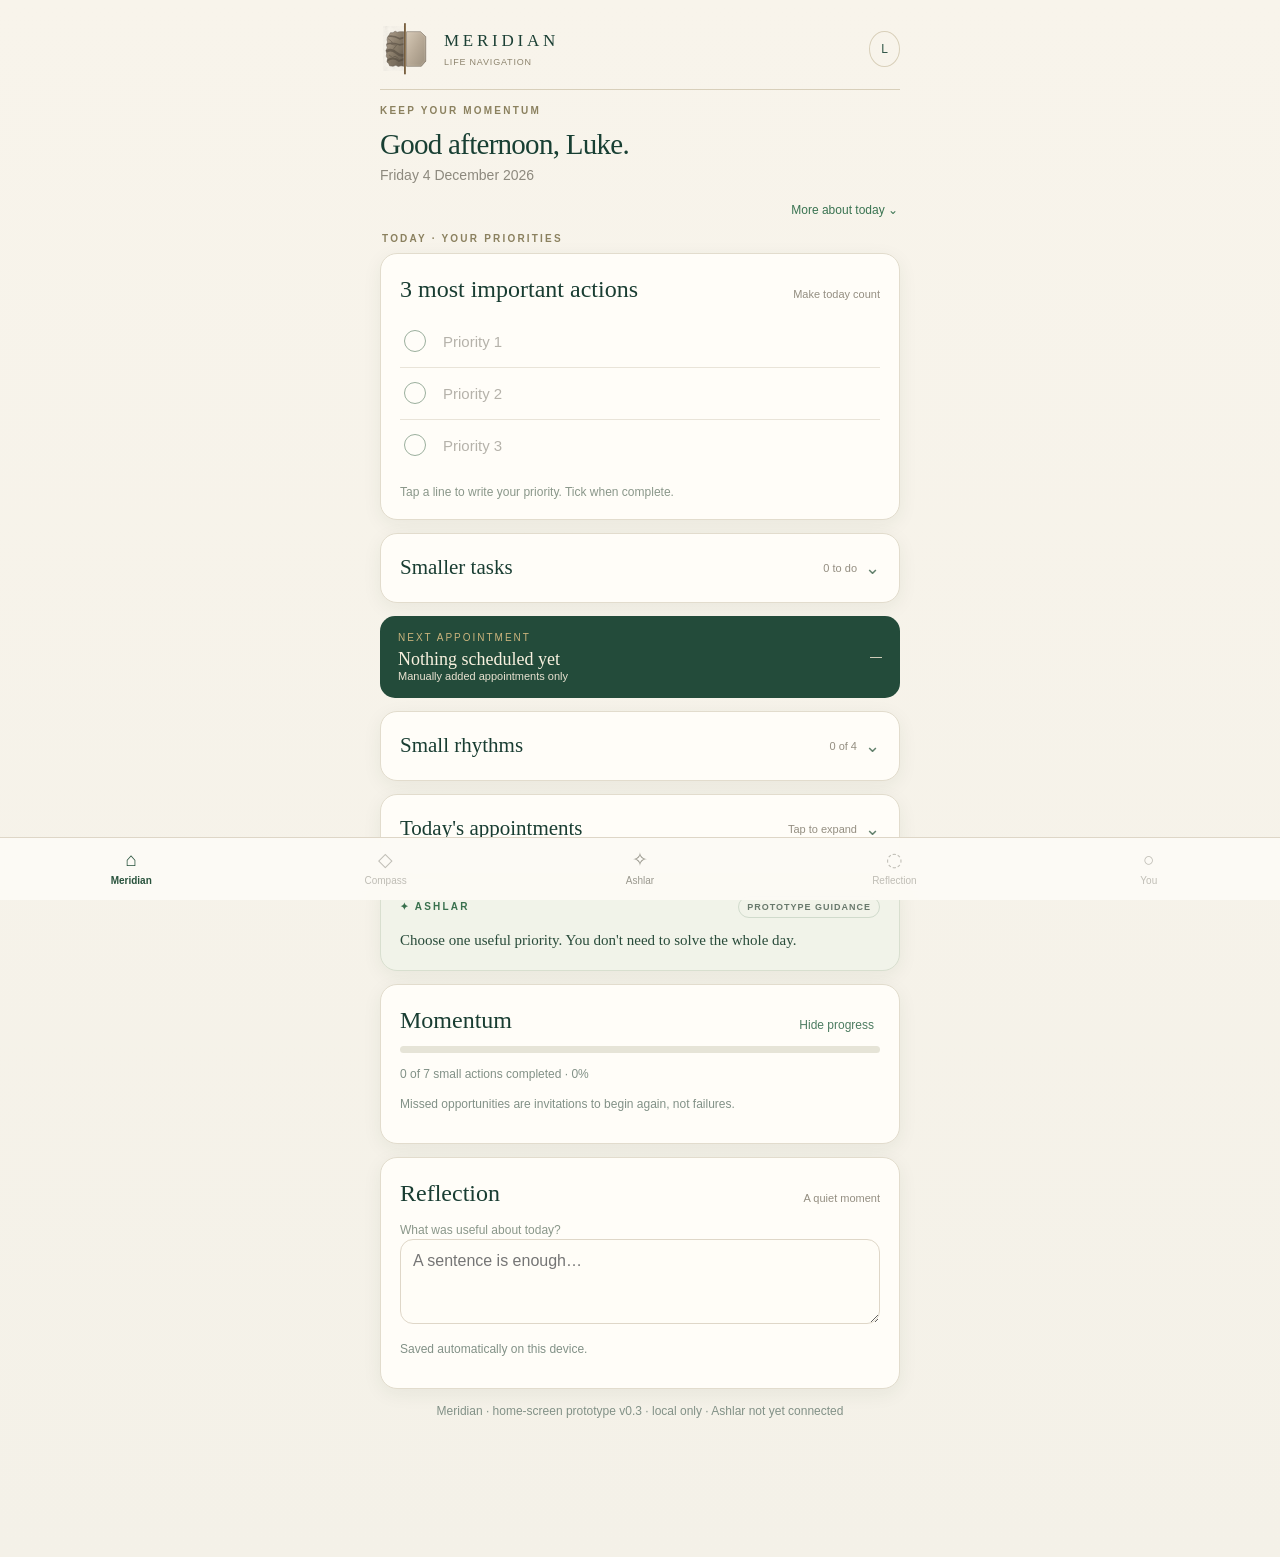
<file: index.html>
<!doctype html><html lang="en"><head><meta charset="utf-8"><meta name="viewport" content="width=device-width,initial-scale=1"><title>Meridian prototype</title><meta http-equiv="refresh" content="0;url=prototypes/home-screen/index.html"><link rel="canonical" href="prototypes/home-screen/index.html"></head><body><p>Opening <a href="prototypes/home-screen/index.html">Meridian Home Screen</a>…</p></body></html>
</file>
<file: prototypes/home-screen/mer201-v03.css>
/* MER-201 v0.3: incremental enhancement, existing logo and palette preserved */
.shell{padding-bottom:calc(125px + env(safe-area-inset-bottom,0px))}
.brand img{width:52px!important;height:57px!important;transition:width .2s,height .2s}
.greeting{font-size:29px!important;margin-top:13px!important}
#phase{margin-top:15px!important}
.sub{margin-bottom:12px!important}
body.mer-header-open .brand img{width:92px!important;height:99px!important}
body.mer-header-open .greeting{font-size:38px!important}
.mer-header-toggle{background:transparent;border:0;color:#397351;font-size:12px;display:block;margin:0 0 0 auto;padding:8px 2px}
.mer-header-extra[hidden]{display:none}
.mer-header-extra{margin-top:9px}
.mer-accordion{margin-bottom:13px}
.mer-accordion>summary{list-style:none;cursor:pointer;display:flex;justify-content:space-between;align-items:center;gap:8px;color:#193d32;font:400 21px Georgia,serif;min-height:32px}
.mer-accordion>summary::-webkit-details-marker{display:none}
.mer-accordion>summary::after{content:"⌄";color:#63816d;font:18px sans-serif}
.mer-accordion[open]>summary::after{content:"⌃"}
.mer-accordion[open]>summary{margin-bottom:14px}
.mer-accordion>summary .muted{font:11px -apple-system,BlinkMacSystemFont,sans-serif;margin-left:auto}
.mer-small-row{display:flex;align-items:center;gap:10px;border-top:1px solid #e9e4d9;padding:9px 0}
.mer-small-row span{flex:1;font-size:14px}
.mer-small-row.done span{text-decoration:line-through;color:#9ca69f}
.mer-small-form{display:flex;gap:8px;margin:12px 0}
.mer-small-form input{min-width:0;flex:1;padding:11px;border:1px solid #dfd7c8;border-radius:10px;background:#fffdf8}
.mer-small-form button{padding:10px 15px}
.mer-status{font-size:11px;color:#7a8d7e}
.mer-tap-next{cursor:pointer}
.mer-tap-next:focus-visible,.mer-accordion>summary:focus-visible{outline:3px solid #72ab8e;outline-offset:3px}
@media(prefers-reduced-motion:reduce){.brand img{transition:none}}
</file>
